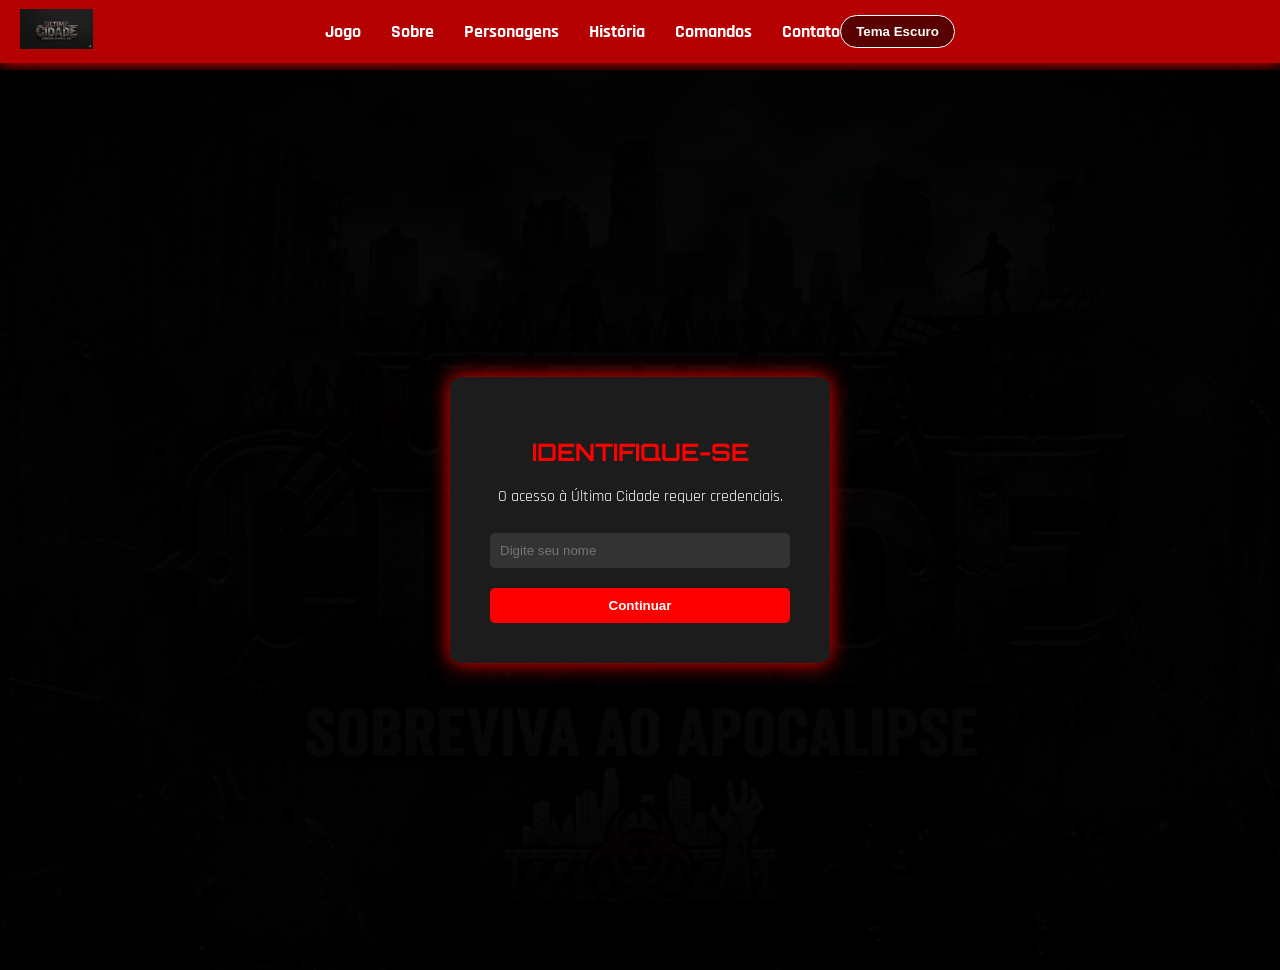
<file: index.html>
<!DOCTYPE html> 
<html lang="pt-br">
<head>
    <meta charset="UTF-8">
    <meta name="viewport" content="width=device-width, initial-scale=1.0">
    <title>Última Cidade</title>
    <link rel="stylesheet" href="style.css">
    <style>
        /* ESTILOS INTERNOS DOS MODAIS */
        .modal-geral {
            display: none;
            position: fixed;
            z-index: 1000;
            left: 0; top: 0;
            width: 100%; height: 100%;
            background-color: rgba(0,0,0,0.9);
            overflow-y: auto;
        }

        .modal-conteudo {
            background-color: #ffffff;
            margin: 5% auto;
            width: 90%;
            max-width: 700px;
            color: #333;
            border-radius: 15px;
            position: relative;
            font-family: 'Segoe UI', Arial, sans-serif;
            box-shadow: 0 5px 30px rgba(0,0,0,0.5);
            text-align: center;
            overflow: hidden;
        }

        .fechar {
            position: absolute;
            right: 25px; top: 15px;
            font-size: 30px;
            cursor: pointer;
            color: #999;
            z-index: 10;
        }

        .topo-modal { padding: 40px 20px; }
        .topo-modal h2 { font-size: 2.5rem; margin: 0; color: #000; text-transform: uppercase; font-weight: 900; }

        .form-container { display: flex; flex-wrap: wrap; gap: 20px; padding: 0 40px; }
        .input-grupo { flex: 1; min-width: 250px; text-align: left; }
        .input-grupo label { display: block; font-weight: bold; margin-bottom: 5px; color: #444; }

        .modal-conteudo input, .modal-conteudo textarea {
            width: 100%; padding: 15px; background: #f4f4f4; border: none; border-radius: 30px; 
            font-size: 1rem; outline: none; box-sizing: border-box;
        }

        .btn-enviar {
            background-color: #ff0000; color: white; border: none; padding: 15px 80px;
            cursor: pointer; font-weight: bold; text-transform: uppercase; border-radius: 30px;
            margin-bottom: 40px; transition: 0.3s;
        }

        .age-box input {
            width: 100%; margin: 10px 0; padding: 10px; border: none;
            border-radius: 5px; background: #333; color: white; box-sizing: border-box;
        }
        .age-box button {
            width: 100%; padding: 10px; background: red; color: white;
            border: none; border-radius: 5px; cursor: pointer; font-weight: bold; margin-top: 10px;
        }
    </style>
</head>

<body>

<div id="ageModal" class="age-modal">
    <div class="age-box">
        <h2 id="mensagem" style="color:red; font-family: 'Orbitron';">IDENTIFIQUE-SE</h2>
        <p style="color:white">O acesso à Última Cidade requer credenciais.</p>
        <input type="text" id="inputNome" placeholder="Digite seu nome">
        <input type="number" id="inputIdade" placeholder="Digite sua idade" style="display:none;">
        <button onclick="proximaEtapa()">Continuar</button>
    </div>
</div>

<header class="menu">
    <div class="logo">
        <img src="imagem/logo do meu jogo.jpg" alt="Logo">
    </div>

    <nav>
        <a href="#" onclick="abrirPagina('teste/index.html')">Jogo</a>
        <a href="#" onclick="abrirPagina('sobre.html')">Sobre</a>
        <a href="#" onclick="abrirPagina('personagens.html')">Personagens</a>
        <a href="#" onclick="abrirPagina('historia.html')">História</a>
        <a href="#" onclick="abrirPagina('comandos.html')">Comandos</a>
        <a href="#" onclick="abrirContato()">Contato</a>
    </nav>

    <button id="btn-tema" onclick="alternarModo()" style="background:rgba(0,0,0,0.5); border: 1px solid white; color: white; cursor: pointer; padding: 8px 15px; border-radius: 20px; font-weight: bold;">
        Tema Escuro
    </button>
</header>

<a href="#" class="btn-voltar" onclick="voltarPagina()">← VOLTAR PARA A BASE</a>

<section class="capa">
    <div class="overlay"></div>
    <button class="btn-testar" onclick="abrirPagina('teste/index.html')">
        Jogue o Jogo
    </button>
</section>

<section class="conteudo">
    <iframe id="frameSite" src="about:blank"></iframe>
</section>

<div id="status-jogo" class="status-painel" style="display:none;">
    <h4 style="margin: 0 0 10px 0; border-bottom: 1px solid white;">STATUS</h4>
    <p>👤 <span id="display-nome">---</span></p> 
    <p>🎂 Idade: <span id="display-idade">---</span></p>
    <p>❤️ Vida: <span id="display-vida">---</span></p>
    <p>⭐ Nível: <span id="display-nivel">---</span></p>
    <p>🔫 Munição: <span id="display-balas">---</span></p>
</div>

<div id="contatoModal" class="modal-geral">
    <div class="modal-conteudo">
        <span class="fechar" onclick="fecharContato()">×</span>
        <div class="topo-modal">
            <h2>Contate-nos</h2>
            <p>Olá, me chamo João Victor Xavier sou o criador desse site.Qualquer reclamação duvida ou feedback pode escreva sua mensagem!</p>
        </div>
        <div class="form-container">
            <div class="input-grupo">
                <label>Email</label>
                <input type="email" id="contatoEmail" placeholder="Seu e-mail">
            </div>
            <div class="input-grupo">
                <label>Nome</label>
                <input type="text" id="contatoNome" placeholder="Seu nome">
            </div>
        </div>
        <textarea id="contatoMensagem" rows="4" style="width: calc(100% - 80px); margin: 20px 40px;" placeholder="Escreva aqui..."></textarea>
        <center><button class="btn-enviar" onclick="enviarMensagem()">Enviar Mensagem</button></center>
    </div>
</div>

<script src="script.js"></script>

</body>
</html>
</file>
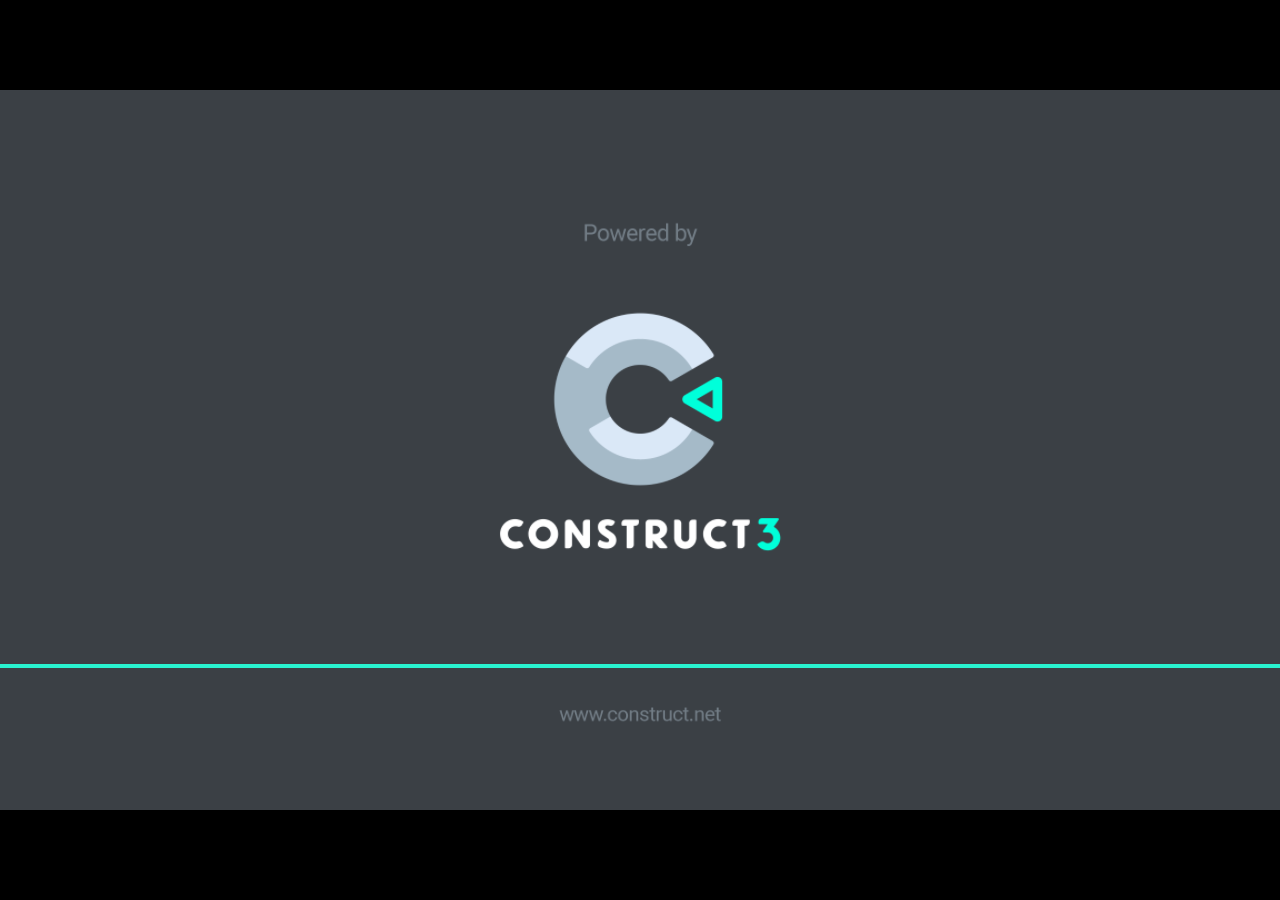
<file: teste/index.html>
<!DOCTYPE html>
<html>
<head>
    <meta charset="UTF-8">
	<title>final projeto</title>
	<meta name="viewport" content="width=device-width, initial-scale=1.0, maximum-scale=1.0, minimum-scale=1.0, user-scalable=no">
	
	<!-- Made with Construct, the game and app creator :: https://www.construct.net -->
	<meta name="generator" content="Scirra Construct">



	<link rel="manifest" href="appmanifest.json">
	<link rel="apple-touch-icon" sizes="128x128" href="icons/icon-128.png">
	<link rel="apple-touch-icon" sizes="256x256" href="icons/icon-256.png">
	<link rel="apple-touch-icon" sizes="512x512" href="icons/icon-512.png">
	<link rel="icon" type="image/png" href="icons/icon-512.png">

	<link rel="stylesheet" href="style.css">



</head> 
 
<body>

	

<script>
if (location.protocol.substr(0, 4) === "file")
{
	alert("Web exports won't work until you upload them. (When running on the file: protocol, browsers block many features from working for security reasons.)");
}
</script>
	
	<noscript>
		<div id="notSupportedWrap">
			<h2 id="notSupportedTitle">This content requires JavaScript</h2>
			<p class="notSupportedMessage">JavaScript appears to be disabled. Please enable it to view this content.</p>
		</div>
	</noscript>
	<script src="scripts/modernjscheck.js"></script>
	<script src="scripts/supportcheck.js"></script>
	<script src="scripts/offlineclient.js" type="module"></script>
	<script src="scripts/main.js" type="module"></script>
	<script src="scripts/register-sw.js" type="module"></script>

</body> 
</html>
</file>
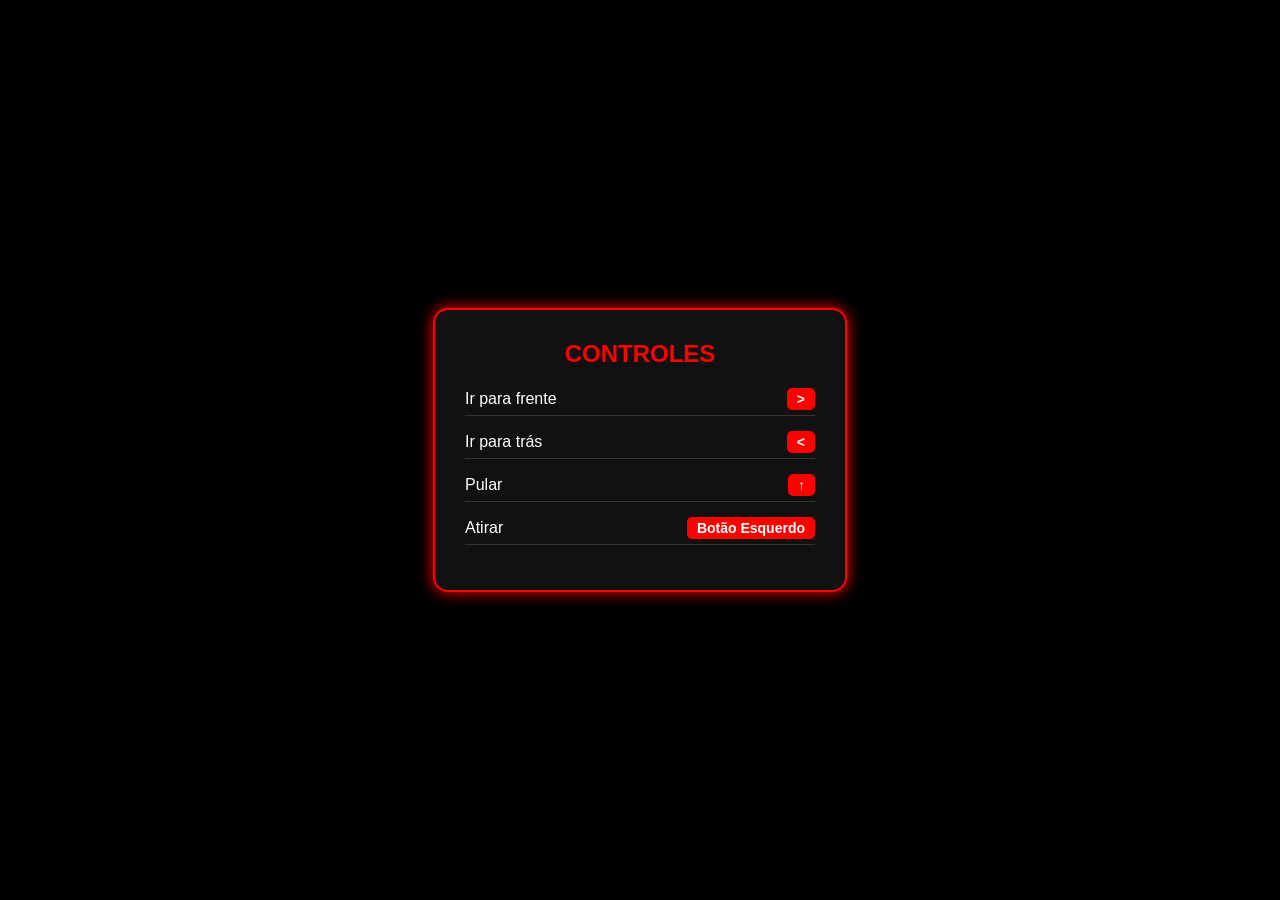
<file: comandos.html>
<!DOCTYPE html>
<html lang="pt-br">
<head>
    <meta charset="UTF-8">
    <style>
        body { background: #000; color: white; font-family: sans-serif; display: flex; justify-content: center; align-items: center; height: 100vh; margin: 0; }
        .caixa { border: 2px solid red; padding: 30px; border-radius: 15px; background: #111; width: 350px; text-align: center; box-shadow: 0 0 15px red; }
        h2 { color: red; margin-top: 0; }
        .row { display: flex; justify-content: space-between; align-items: center; margin: 15px 0; border-bottom: 1px solid #333; padding-bottom: 5px; }
        .tecla { background: red; padding: 3px 10px; border-radius: 5px; font-weight: bold; font-size: 14px; }
    </style>
</head>
<body>
    <div class="caixa">
        <h2>CONTROLES</h2>
        <div class="row"><span>Ir para frente</span><span class="tecla">&gt;</span></div>
        <div class="row"><span>Ir para trás</span><span class="tecla">&lt;</span></div>
        <div class="row"><span>Pular</span><span class="tecla">↑</span></div>
        <div class="row"><span>Atirar</span><span class="tecla">Botão Esquerdo</span></div>
    </div>
</body>
</html>
</file>
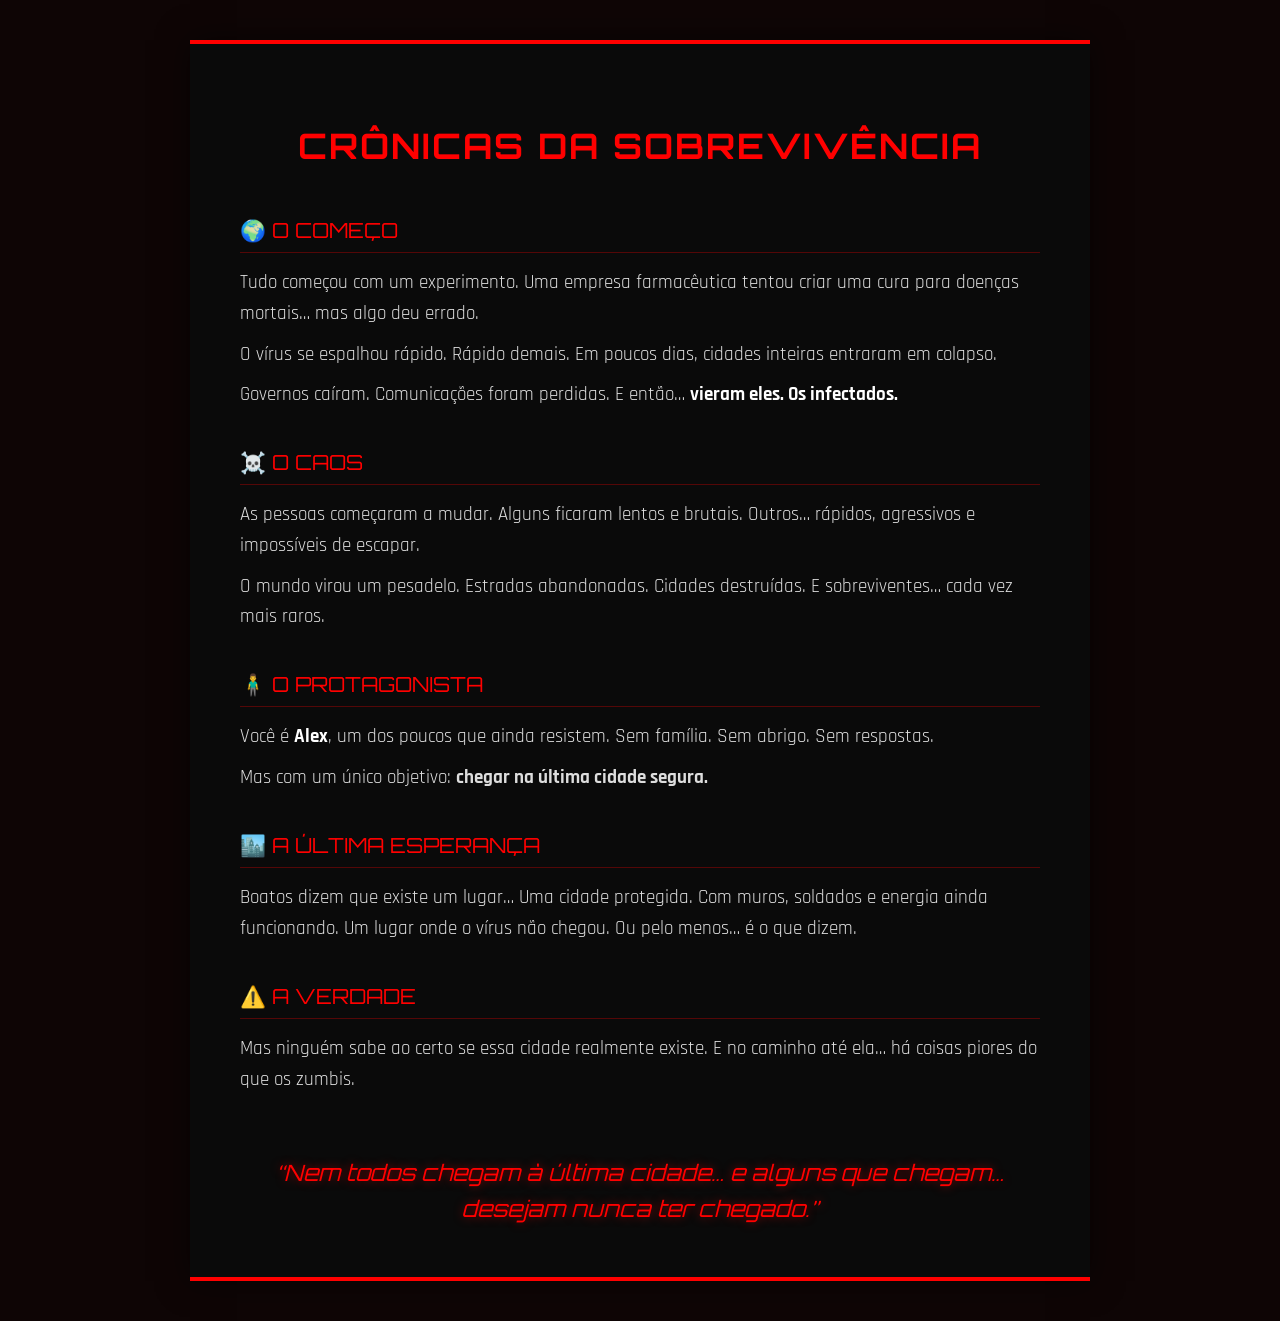
<file: historia.html>
<!DOCTYPE html>
<html lang="pt-br">
<head>
    <meta charset="UTF-8">
    <meta name="viewport" content="width=device-width, initial-scale=1.0">
    <title>História - Última Cidade</title>
    <link rel="stylesheet" href="style.css">
    <style>
        body {
            background: rgba(10, 0, 0, 0.98);
            color: white;
            font-family: 'Rajdhani', sans-serif;
            margin: 0;
            padding: 40px 20px;
            display: flex;
            justify-content: center;
        }

        .historia-container {
            max-width: 800px;
            width: 100%;
            background: #0a0a0a;
            border-top: 4px solid red;
            border-bottom: 4px solid red;
            padding: 50px;
            box-shadow: 0 0 30px rgba(0, 0, 0, 0.5);
            line-height: 1.6;
        }

        h1 {
            font-family: 'Orbitron', sans-serif;
            color: red;
            font-size: 2.2rem;
            text-align: center;
            text-transform: uppercase;
            margin-bottom: 40px;
            letter-spacing: 2px;
        }

        .secao {
            margin-bottom: 35px;
        }

        .titulo-secao {
            display: block;
            font-family: 'Orbitron', sans-serif;
            color: red;
            font-size: 1.3rem;
            margin-bottom: 15px;
            border-bottom: 1px solid rgba(255, 0, 0, 0.3);
            padding-bottom: 5px;
        }

        p {
            font-size: 1.2rem;
            color: #ddd;
            margin: 10px 0;
        }

        .destaque {
            color: #fff;
            font-weight: bold;
        }

        .frase-final {
            text-align: center;
            font-family: 'Orbitron', sans-serif;
            color: red;
            margin-top: 60px;
            font-size: 1.4rem;
            font-style: italic;
            text-shadow: 0 0 10px rgba(255, 0, 0, 0.5);
        }

        @media (max-width: 600px) {
            .historia-container { padding: 20px; }
            h1 { font-size: 1.6rem; }
            p { font-size: 1.05rem; }
        }
    </style>
</head>
<body>

    <div class="historia-container">
        <h1>Crônicas da Sobrevivência</h1>

        <div class="secao">
            <span class="titulo-secao">🌍 O COMEÇO</span>
            <p>Tudo começou com um experimento. Uma empresa farmacêutica tentou criar uma cura para doenças mortais… mas algo deu errado.</p>
            <p>O vírus se espalhou rápido. Rápido demais. Em poucos dias, cidades inteiras entraram em colapso.</p>
            <p>Governos caíram. Comunicações foram perdidas. E então… <span class="destaque">vieram eles. Os infectados.</span></p>
        </div>

        <div class="secao">
            <span class="titulo-secao">☠️ O CAOS</span>
            <p>As pessoas começaram a mudar. Alguns ficaram lentos e brutais. Outros… rápidos, agressivos e impossíveis de escapar.</p>
            <p>O mundo virou um pesadelo. Estradas abandonadas. Cidades destruídas. E sobreviventes… cada vez mais raros.</p>
        </div>

        <div class="secao">
            <span class="titulo-secao">🧍‍♂️ O PROTAGONISTA</span>
            <p>Você é <span class="destaque">Alex</span>, um dos poucos que ainda resistem. Sem família. Sem abrigo. Sem respostas.</p>
            <p>Mas com um único objetivo: <strong>chegar na última cidade segura.</strong></p>
        </div>

        <div class="secao">
            <span class="titulo-secao">🏙️ A ÚLTIMA ESPERANÇA</span>
            <p>Boatos dizem que existe um lugar… Uma cidade protegida. Com muros, soldados e energia ainda funcionando. Um lugar onde o vírus não chegou. Ou pelo menos… é o que dizem.</p>
        </div>

        <div class="secao">
            <span class="titulo-secao">⚠️ A VERDADE</span>
            <p>Mas ninguém sabe ao certo se essa cidade realmente existe. E no caminho até ela… há coisas piores do que os zumbis.</p>
        </div>

        <div class="frase-final">
            “Nem todos chegam à última cidade… e alguns que chegam… desejam nunca ter chegado.”
        </div>
    </div>

</body>
</html>
</file>
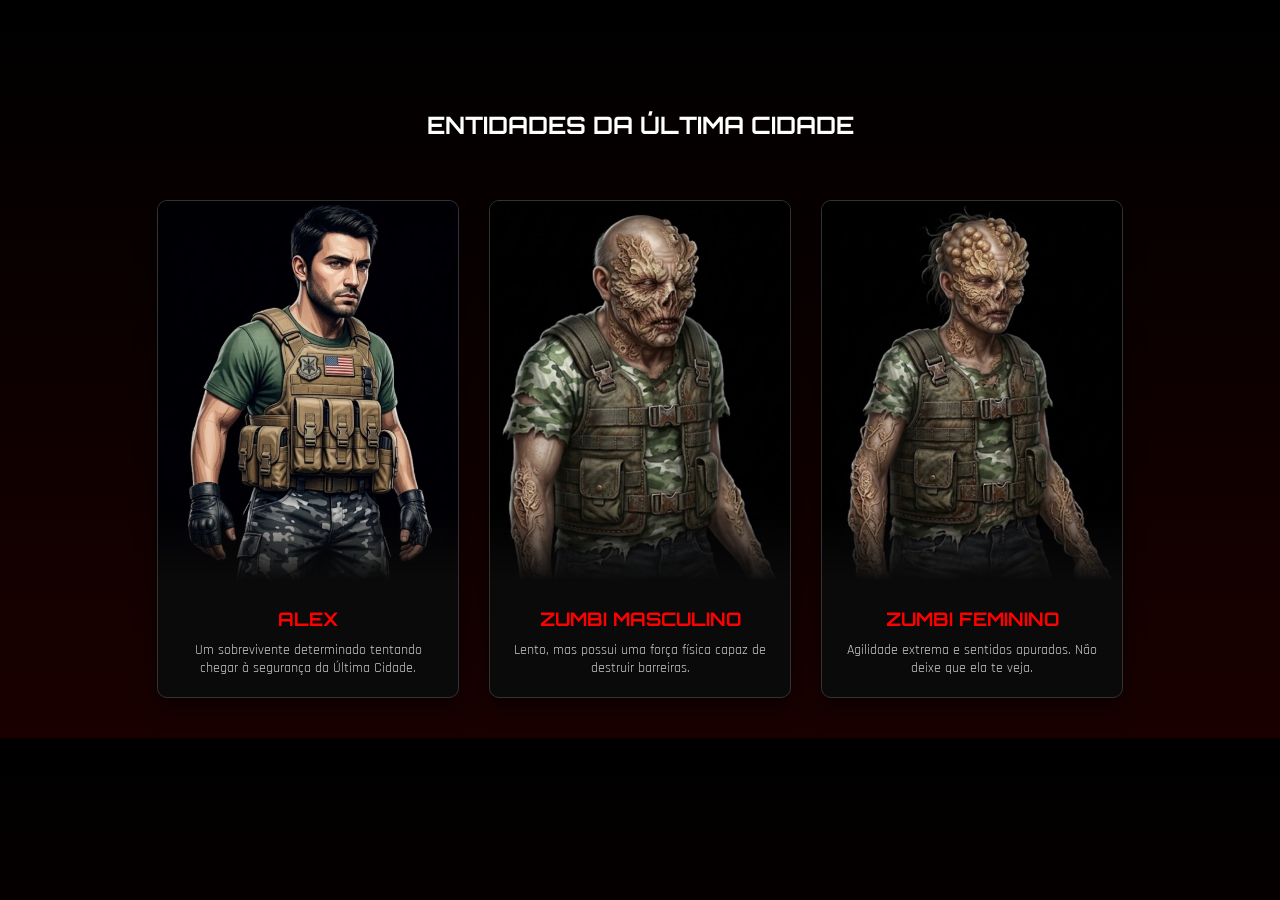
<file: personagens.html>
<!DOCTYPE html>
<html lang="pt-br">
<head>
    <meta charset="UTF-8">
    <meta name="viewport" content="width=device-width, initial-scale=1.0">
    <title>Personagens - Última Cidade</title>
    <link rel="stylesheet" href="style.css">
</head>

<body class="pagina-personagens">

    <a href="index.html" class="btn-voltar">← VOLTAR PARA A BASE</a>

    <section class="personagens">
        <h2 style="font-family: 'Orbitron'; color: white; text-align: center; text-transform: uppercase; margin-top: 40px;">
            Entidades da Última Cidade
        </h2>

        <div class="cards">
            <div class="card">
                <img src="imagem/foto-do-personagem.png" alt="Sobrevivente">
                <div class="card-info">
                    <h3>Alex</h3>
                    <p>Um sobrevivente determinado tentando chegar à segurança da Última Cidade.</p>
                </div>
            </div>

            <div class="card">
                <img src="imagem/zumbi masculino.jpg" alt="Zumbi Masculino">
                <div class="card-info">
                    <h3>Zumbi Masculino</h3>
                    <p>Lento, mas possui uma força física capaz de destruir barreiras.</p>
                </div>
            </div>

            <div class="card">
                <img src="imagem/foto-zumbi-feminino.png" alt="Zumbi Feminino">
                <div class="card-info">
                    <h3>Zumbi Feminino</h3>
                    <p>Agilidade extrema e sentidos apurados. Não deixe que ela te veja.</p>
                </div>
            </div>
        </div>
    </section>

</body>
</html>
</file>
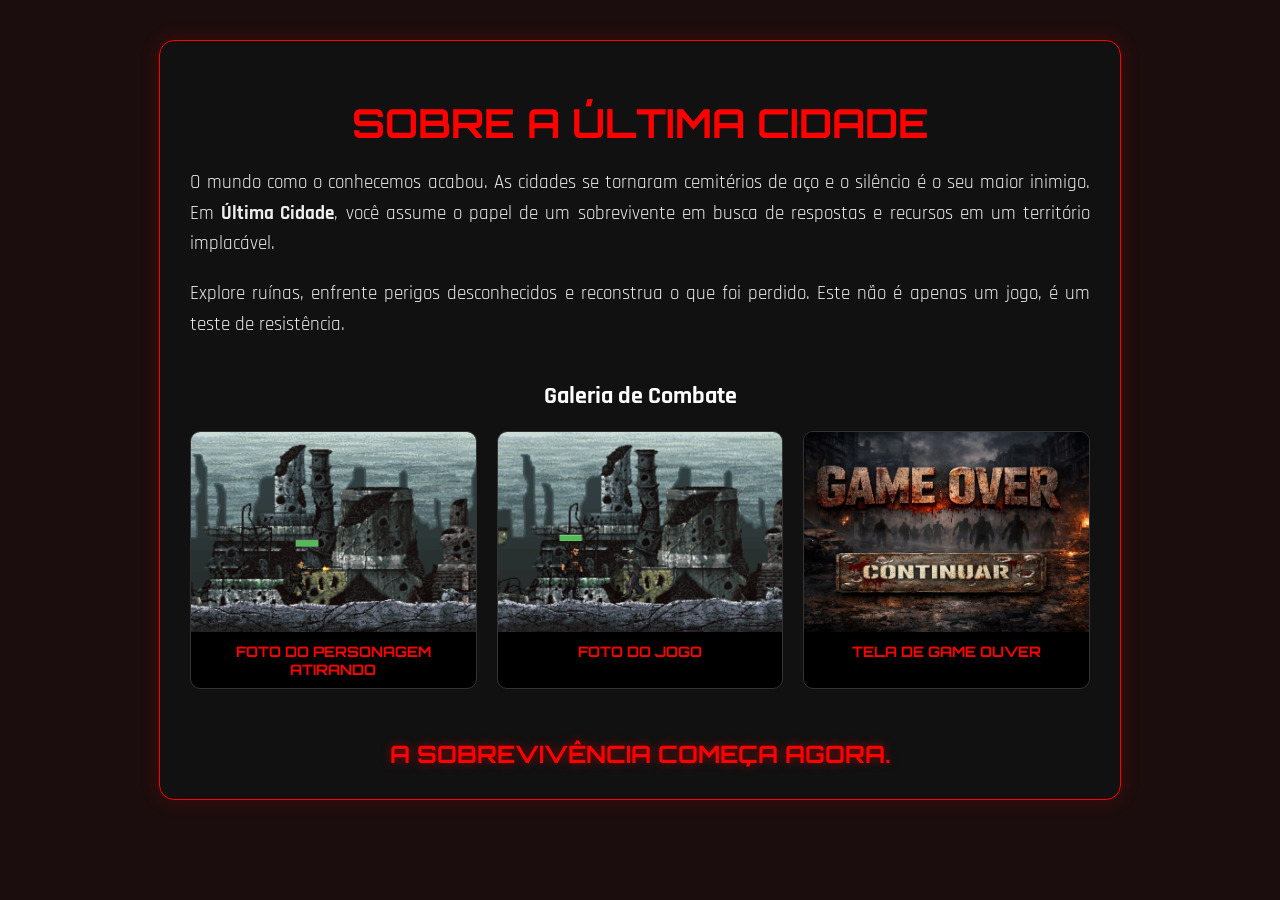
<file: sobre.html>
<!DOCTYPE html>
<html lang="pt-br">
<head>
    <meta charset="UTF-8">
    <meta name="viewport" content="width=device-width, initial-scale=1.0">
    <title>Sobre - Última Cidade</title>
    <link rel="stylesheet" href="style.css">
    <style>
        body {
            background: rgba(15, 0, 0, 0.95);
            color: white;
            font-family: 'Rajdhani', sans-serif;
            padding: 40px 20px;
            margin: 0;
            display: flex;
            justify-content: center;
        }

        .sobre-container {
            max-width: 900px;
            width: 100%;
            background: #111;
            border: 1px solid red;
            border-radius: 15px;
            padding: 30px;
            box-shadow: 0 0 20px rgba(255, 0, 0, 0.2);
            text-align: center;
        }

        h1 {
            font-family: 'Orbitron', sans-serif;
            color: red;
            text-transform: uppercase;
            font-size: 2.5rem;
            margin-bottom: 20px;
        }

        .texto-sobre {
            font-size: 1.2rem;
            line-height: 1.6;
            color: #eee;
            margin-bottom: 40px;
            text-align: justify;
        }

        /* --- GALERIA RESPONSIVA --- */
        .galeria-jogo {
            display: grid;
            /* A mágica do minmax acontece aqui: */
            grid-template-columns: repeat(auto-fit, minmax(280px, 1fr));
            gap: 20px;
            margin-top: 20px;
        }

        .item-foto {
            background: #000;
            border: 1px solid #333;
            border-radius: 10px;
            overflow: hidden;
            transition: 0.3s;
        }

        .item-foto:hover {
            border-color: red;
            transform: translateY(-5px);
            box-shadow: 0 5px 15px rgba(255, 0, 0, 0.3);
        }

        .foto-jogo {
            width: 100%;
            height: 200px;
            object-fit: cover; /* Faz a foto preencher o espaço sem distorcer */
            display: block;
        }

        .legenda {
            padding: 10px;
            font-size: 0.9rem;
            color: #ff0000;
            font-weight: bold;
            text-transform: uppercase;
            font-family: 'Orbitron', sans-serif;
        }

        .frase-final {
            margin-top: 50px;
            font-size: 1.5rem;
            color: red;
            font-weight: bold;
            font-family: 'Orbitron', sans-serif;
            text-shadow: 0 0 10px rgba(255, 0, 0, 0.5);
        }
    </style>
</head>
<body>

    <div class="sobre-container">
        <h1>Sobre a Última Cidade</h1>
        
        <div class="texto-sobre">
            <p>O mundo como o conhecemos acabou. As cidades se tornaram cemitérios de aço e o silêncio é o seu maior inimigo. Em <strong>Última Cidade</strong>, você assume o papel de um sobrevivente em busca de respostas e recursos em um território implacável.</p>
            <p>Explore ruínas, enfrente perigos desconhecidos e reconstrua o que foi perdido. Este não é apenas um jogo, é um teste de resistência.</p>
        </div>

        <h2>Galeria de Combate</h2>
        
        <div class="galeria-jogo">
            <div class="item-foto">
                <img src="imagem/foto-atirando-site.jpeg" alt="Cenário" class="foto-jogo">
                <div class="legenda">Foto do personagem atirando</div>
            </div>

            <div class="item-foto">
                <img src="imagem/foto-jogo-site.jpeg" alt="Ação" class="foto-jogo">
                <div class="legenda">foto do jogo</div>
            </div>

            <div class="item-foto">
                <img src="imagem/foto-gameouver-site.jpeg" alt="Base" class="foto-jogo">
                <div class="legenda">Tela de game ouver</div>
            </div>
        </div>

        <div class="frase-final">
            A SOBREVIVÊNCIA COMEÇA AGORA.
        </div>
    </div>

</body>
</html>
</file>
<file: style.css>
@import url('https://fonts.googleapis.com/css2?family=Orbitron:wght@400;700&family=Rajdhani:wght@300;500&display=swap');

/* --- CRITÉRIO: ALTERNÂNCIA DE TEMA (MODO CLARO) --- */
body.modo-claro {
    background: linear-gradient(to bottom, #e0e0e0, #ffffff) !important;
    color: #000000 !important;
}

body.modo-claro .menu {
    background: rgba(150, 0, 0, 1) !important;
    box-shadow: 0 0 15px rgba(0,0,0,0.3);
}

body.modo-claro nav a {
    color: white;
}

/* --- REGRA DE BLUR (MANIPULAÇÃO DE VISIBILIDADE) --- */
.restricao-idade .capa, 
.restricao-idade .card img, 
.restricao-idade iframe,
.restricao-idade img {
    filter: blur(20px) grayscale(100%) !important;
    pointer-events: none;
    user-select: none;
}

body {
    margin: 0;
    font-family: 'Rajdhani', sans-serif;
    color: white;
    background: linear-gradient(to bottom, #000000, #1a0000);
    padding-top: 70px;
    transition: 0.5s;
}

/* MENU */
.menu {
    position: fixed;
    top: 0;
    width: 100%;
    background: rgba(200, 0, 0, 0.9);
    display: flex;
    align-items: center;
    justify-content: center;
    padding: 15px 30px;
    z-index: 1000;
    box-shadow: 0 0 15px red;
    box-sizing: border-box;
    transition: 0.3s;
}

/* LOGO */
.logo {
    position: absolute;
    left: 20px;
}

.logo img {
    height: 40px;
}

/* NAV */
nav {
    display: flex;
    gap: 30px;
}

nav a {
    color: white;
    text-decoration: none;
    font-size: 18px;
    transition: 0.3s;
    font-weight: bold;
}

nav a:hover {
    color: #00ff88;
    transform: scale(1.1);
}

/* CAPA */
.capa {
    height: 100vh;
    background: url('imagem/Fundodositejogo.jpg') no-repeat center;
    background-size: cover;
    display: flex;
    justify-content: center;
    align-items: center;
    position: relative;
}

.overlay {
    position: absolute;
    width: 100%;
    height: 100%;
    background: rgba(0,0,0,0.6);
}

/* BOTÃO TESTAR */
.btn-testar {
    position: relative;
    background: red;
    color: white;
    padding: 18px 35px;
    border: none;
    cursor: pointer;
    transition: 0.3s;
    font-size: 20px;
    border-radius: 10px;
    box-shadow: 0 0 15px red;
    font-family: 'Orbitron', sans-serif;
}

/* IFRAME */
.conteudo {
    width: 100%;
    height: calc(100vh - 70px);
    display: none; 
}

.conteudo iframe {
    width: 100%;
    height: 100%;
    border: none;
    background: black;
}

/* --- MELHORIA: BOTÃO DE VOLTAR ESTILIZADO --- */
.btn-voltar {
    position: fixed;
    top: 90px;
    left: 30px;
    z-index: 2500;
    display: none;
    
    background: rgba(255, 0, 0, 0.7);
    color: white;
    text-decoration: none;
    font-family: 'Orbitron', sans-serif;
    font-weight: bold;
    font-size: 13px;
    padding: 10px 20px;
    border-radius: 5px;
    border: 1px solid #ff0000;
    box-shadow: 0 0 15px rgba(255, 0, 0, 0.4);
    transition: 0.3s;
    text-transform: uppercase;
}

.btn-voltar:hover {
    background: #ff0000;
    box-shadow: 0 0 25px #ff0000;
    transform: scale(1.05);
}

/* --- MELHORIA: VISUAL DOS PERSONAGENS --- */
.cards {
    display: flex;
    justify-content: center;
    gap: 30px;
    flex-wrap: wrap;
    padding: 40px 20px;
}

.card {
    background: #0a0a0a;
    border: 1px solid #333;
    border-radius: 10px;
    width: 300px;
    overflow: hidden;
    transition: 0.4s;
    box-shadow: 0 10px 20px rgba(0,0,0,0.5);
}

.card:hover {
    border-color: #ff0000;
    transform: translateY(-10px);
    box-shadow: 0 0 20px rgba(255, 0, 0, 0.3);
}

.card img {
    width: 100%;
    height: 380px;
    object-fit: cover;
    mask-image: linear-gradient(to bottom, black 80%, transparent 100%);
    -webkit-mask-image: linear-gradient(to bottom, black 80%, transparent 100%);
}

.card-info {
    padding: 20px;
    text-align: center;
}

.card-info h3 {
    font-family: 'Orbitron', sans-serif;
    color: #ff0000;
    margin: 0 0 10px 0;
    text-transform: uppercase;
}

.card-info p {
    font-size: 14px;
    color: #ccc;
    margin: 0;
}

/* PAINEL DE STATUS (HUD) */
.status-painel {
    color: white; 
    background: rgba(139, 0, 0, 0.8); 
    padding: 15px; 
    position: fixed; 
    bottom: 20px; 
    right: 20px; 
    border-radius: 10px; 
    border: 2px solid #000; 
    font-family: 'Orbitron', sans-serif; 
    z-index: 2000; 
    min-width: 180px;
    box-shadow: 0 0 10px rgba(255,0,0,0.5);
}

.status-painel span {
    color: #00ff88;
    font-weight: bold;
}

/* MODAL IDADE */
.age-modal {
    position: fixed;
    width: 100%;
    height: 100%;
    background: rgba(0,0,0,0.9);
    display: none;
    justify-content: center;
    align-items: center;
    z-index: 5000;
}

.age-box {
    background: #1c1c1c;
    padding: 40px;
    border-radius: 10px;
    text-align: center;
    width: 300px;
    box-shadow: 0 0 20px red;
}

/* RESPONSIVIDADE */
@media (max-width: 768px) {
    .menu { flex-direction: column; padding: 10px; height: auto; }
    .logo { position: static; margin-bottom: 10px; }
    nav { gap: 15px; flex-wrap: wrap; justify-content: center; }
    body { padding-top: 130px; }
    .btn-voltar { top: auto; bottom: 20px; left: 10px; }
}
</file>
<file: teste/style.css>
html, body {
	padding: 0;
	margin: 0;
	overflow: hidden;
	height: 100%;
}

body {
	background: #000000;
	color: white;
}

input[type="file"] {
	color: black;
}

/* for scaling checkboxes according to the font size */
.c3-auto-size-checkbox {
	font-size: 1em;
	width: 1em;
	height: 1em;
	vertical-align: bottom;
	margin: 0.1em 0.25em;
}

html, body, canvas {
	touch-action-delay: none;
	touch-action: none;
}

canvas, .c3htmlwrap {
	position: absolute;
}

.c3htmlwrap {
	contain: strict;
}

.c3overlay {
	pointer-events: none;
}

.c3htmlwrap[interactive] > * {
	pointer-events: auto;
}

/* HACK - work around elements being selectable only in iOS WKWebView for some reason */
html[ioswebview] .c3htmlwrap,
html[ioswebview] canvas {
	-webkit-user-select: none;
	user-select: none;
}

html[ioswebview] .c3htmlwrap > * {
	-webkit-user-select: auto;
	user-select: auto;
}

#notSupportedWrap {
	margin: 2em auto 1em auto;
	width: 75%;
	max-width: 45em;
	border: 2px solid #aaa;
	border-radius: 1em;
	padding: 2em;
	background-color: #f0f0f0;
	font-family: "Segoe UI", Frutiger, "Frutiger Linotype", "Dejavu Sans", "Helvetica Neue", Arial, sans-serif;
	color: black;
}

#notSupportedTitle {
	font-size: 1.8em;
}

.notSupportedMessage {
	font-size: 1.2em;
}

.notSupportedMessage em {
	color: #888;
}

/* bbcode styles */
.bbCodeH1 {
	font-size: 2em;
	font-weight: bold;
}

.bbCodeH2 {
	font-size: 1.5em;
	font-weight: bold;
}

.bbCodeH3 {
	font-size: 1.25em;
	font-weight: bold;
}

.bbCodeH4 {
	font-size: 1.1em;
	font-weight: bold;
}

.bbCodeItem::before {
	content: " • ";
}

/* For text icons converted to HTML: size the height to the line height
   preserving the aspect ratio. Also add position: relative as that allows
   just adding a 'top' style for the iconoffsety style. */
.c3-text-icon {
	height: 1em;
	width: auto;
	position: relative;
}

/* screen reader text */
.c3-screen-reader-text {
	position: absolute;
	width: 1px;
    height: 1px;
    overflow: hidden;
    clip: rect(1px, 1px, 1px, 1px);
}
</file>
